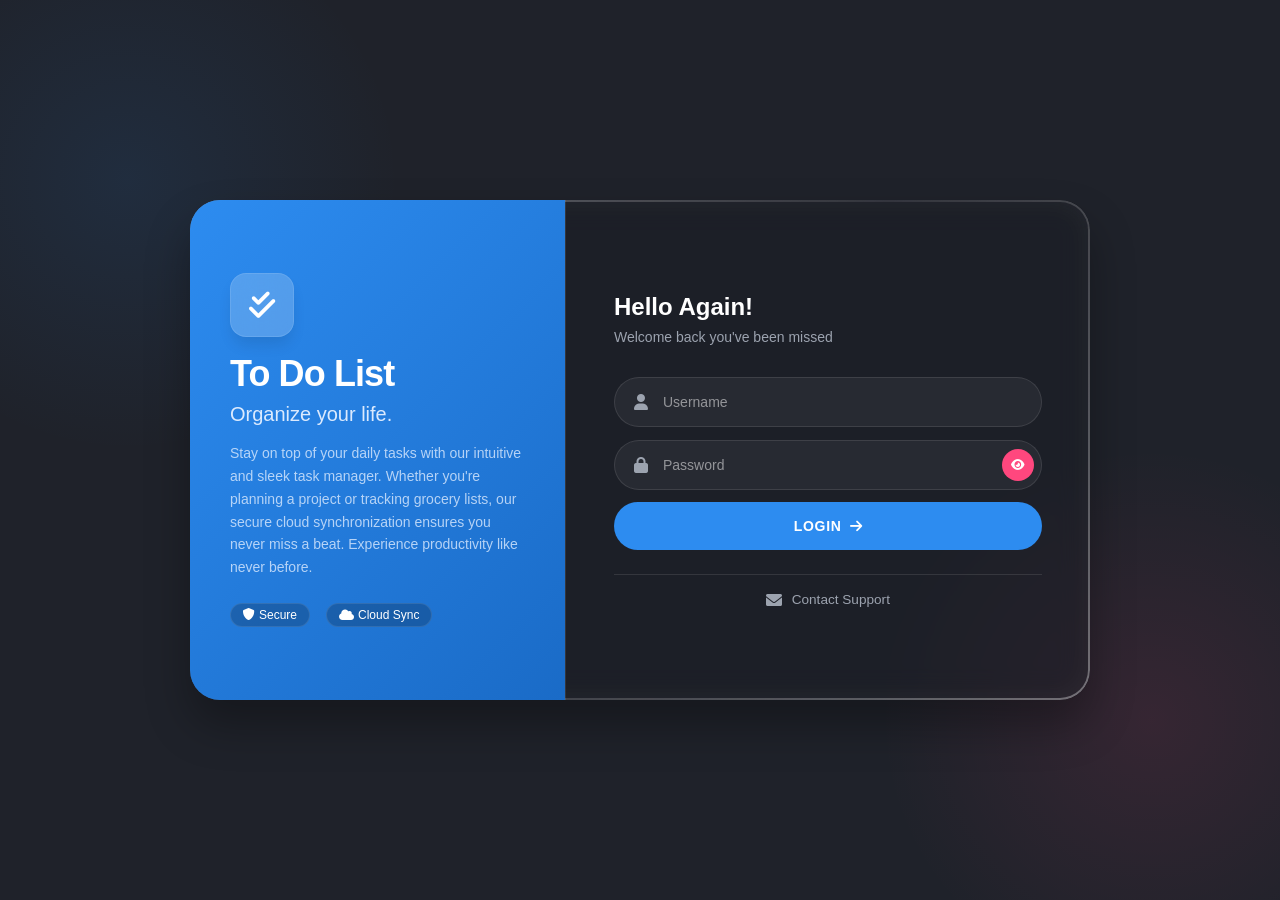
<file: index.html>
<!DOCTYPE html>
<html lang="en">
<head>
    <meta charset="UTF-8">
    <meta name="viewport" content="width=device-width, initial-scale=1.0">
    <title>To Do List Login</title>
    
    <!-- FontAwesome for Icons -->
    <link rel="stylesheet" href="https://cdnjs.cloudflare.com/ajax/libs/font-awesome/6.0.0/css/all.min.css" />

    <style>
        /* 1. RESET & VARIABLES */
        * {
            box-sizing: border-box;
            margin: 0;
            padding: 0;
        }

        :root {
            --bg-dark: #1f222a;
            --accent-blue: #2d8cf0;
            --accent-red: #ff477e;
            --text-white: #ffffff;
            --text-gray: #9ca3af;
            --blue-light: #dbeafe;
        }

        /* 2. GLOBAL STYLES */
        body {
            background-color: var(--bg-dark);
            color: var(--text-white);
            font-family: 'Segoe UI', Tahoma, Geneva, Verdana, sans-serif;
            min-height: 100vh;
            display: flex;
            align-items: center;
            justify-content: center;
            padding: 1rem;
            background-image: 
                radial-gradient(circle at 10% 20%, rgba(45, 140, 240, 0.1) 0%, transparent 20%),
                radial-gradient(circle at 90% 80%, rgba(255, 71, 126, 0.1) 0%, transparent 20%);
            overflow-x: hidden;
        }

        /* 3. LAYOUT CONTAINER (Main Card) */
        .theme-card {
            width: 100%;
            max-width: 900px;
            min-height: 500px;
            display: flex;
            flex-direction: column; /* Mobile default */
            position: relative;
            background-color: rgba(36, 39, 48, 0.4);
            backdrop-filter: blur(15px);
            -webkit-backdrop-filter: blur(15px);
            border-radius: 30px;
            box-shadow: 
                0 25px 45px rgba(0,0,0,0.3),
                inset 0px 0px 30px rgba(255,255,255,0.05);
            animation: fade-in-up 0.8s ease-out forwards;
            z-index: 0;
        }

        /* 4. STATIC SHINY BORDER */
        .theme-card::before {
            content: "";
            position: absolute;
            inset: 0;
            border-radius: 30px; 
            padding: 2px;
            background: linear-gradient(135deg, 
                rgba(255,255,255,0.4) 0%,
                rgba(255,255,255,0.1) 50%,
                rgba(255,255,255,0.4) 100%
            );
            -webkit-mask: 
               linear-gradient(#fff 0 0) content-box, 
               linear-gradient(#fff 0 0);
            -webkit-mask-composite: xor;
            mask-composite: exclude;
            z-index: -1;
            pointer-events: none;
        }

        /* 5. SECTIONS */
        .left-section {
            position: relative;
            width: 100%;
            padding: 2.5rem;
            display: flex;
            flex-direction: column;
            justify-content: center;
            overflow: hidden;
            border-radius: 30px 30px 0 0;
            z-index: 10;
        }

        .diagonal-bg {
            background: linear-gradient(135deg, var(--accent-blue), #1a6bc7);
            position: absolute;
            top: 0; bottom: 0; left: 0; right: 0;
            z-index: -1;
        }

        .right-section {
            position: relative;
            width: 100%;
            padding: 2rem;
            background-color: rgba(0, 0, 0, 0.1);
            display: flex;
            flex-direction: column;
            justify-content: center;
            border-radius: 0 0 30px 30px;
            z-index: 20;
        }

        /* 6. TYPOGRAPHY & ELEMENTS */
        .icon-box {
            width: 4rem;
            height: 4rem;
            background-color: rgba(255, 255, 255, 0.2);
            backdrop-filter: blur(12px);
            border-radius: 1rem;
            display: flex;
            align-items: center;
            justify-content: center;
            border: 1px solid rgba(255, 255, 255, 0.1);
            box-shadow: 0 10px 15px -3px rgba(0, 0, 0, 0.1);
            margin-bottom: 1rem;
        }
        .icon-box i { font-size: 1.875rem; color: white; }

        h1 {
            font-size: 2.25rem;
            font-weight: 700;
            letter-spacing: -0.025em;
            margin-bottom: 0.5rem;
        }
        h2 {
            font-size: 1.25rem;
            font-weight: 300;
            color: var(--blue-light);
        }
        h3 {
            font-size: 1.5rem;
            font-weight: 700;
            margin-bottom: 0.5rem;
        }

        p.subtitle {
            font-size: 0.875rem;
            color: rgba(219, 234, 254, 0.8);
            line-height: 1.625;
            margin-top: 1rem;
        }

        p.welcome-text {
            font-size: 0.875rem;
            color: var(--text-gray);
            margin-bottom: 2rem;
        }

        .badges {
            padding-top: 1.5rem;
            display: flex;
            gap: 1rem;
        }
        .badge {
            font-size: 0.75rem;
            background-color: rgba(0, 0, 0, 0.2);
            padding: 0.25rem 0.75rem;
            border-radius: 9999px;
            border: 1px solid rgba(255, 255, 255, 0.1);
            display: flex;
            align-items: center;
        }
        .badge i { margin-right: 0.25rem; }

        /* 7. FORM ELEMENTS */
        form {
            width: 100%;
            display: flex;
            flex-direction: column;
            gap: 0.8rem;
        }

        .input-group {
            position: relative;
            margin-bottom: 0;
        }

        .input-icon {
            position: absolute;
            top: 0; bottom: 0; left: 0;
            padding-left: 1.25rem;
            display: flex;
            align-items: center;
            pointer-events: none;
            color: var(--text-gray);
        }

        .pill-input {
            width: 100%;
            padding: 1rem 1rem 1rem 3rem;
            background: rgba(255, 255, 255, 0.05);
            border: 1px solid rgba(255, 255, 255, 0.1);
            border-radius: 50px;
            color: white;
            font-size: 0.875rem;
            font-family: inherit;
            transition: all 0.3s ease;
        }

        .pill-input:focus {
            outline: none;
            background: rgba(255, 255, 255, 0.1);
            border-color: rgba(45, 140, 240, 0.5);
            transform: translateY(-1px);
        }
        .pill-input::placeholder { color: rgba(255, 255, 255, 0.5); }

        /* CUSTOM VALIDATION TOOLTIP */
        .validation-tooltip {
            position: absolute;
            top: 100%;
            left: 1rem;
            margin-top: 0.5rem;
            background-color: rgba(36, 39, 48, 0.95);
            backdrop-filter: blur(10px);
            padding: 0.5rem 1rem;
            border-radius: 12px;
            color: #ff477e;
            font-size: 0.75rem;
            font-weight: 600;
            opacity: 0;
            transform: translateY(-10px);
            transition: all 0.3s cubic-bezier(0.4, 0, 0.2, 1);
            pointer-events: none;
            z-index: 100;
            box-shadow: 0 10px 25px rgba(0,0,0,0.5);
        }

        .validation-tooltip.show {
            opacity: 1;
            transform: translateY(0);
        }

        .validation-tooltip::before {
            content: "";
            position: absolute;
            inset: 0;
            border-radius: 12px;
            padding: 1px;
            background: linear-gradient(135deg, rgba(255,255,255,0.4), rgba(255,71,126,0.4));
            -webkit-mask: linear-gradient(#fff 0 0) content-box, linear-gradient(#fff 0 0);
            -webkit-mask-composite: xor;
            mask-composite: exclude;
            pointer-events: none;
        }

        .validation-tooltip::after {
            content: "";
            position: absolute;
            top: -5px;
            left: 15px;
            width: 10px;
            height: 10px;
            background-color: rgba(36, 39, 48, 0.95);
            transform: rotate(45deg);
            z-index: -1;
            border-left: 1px solid rgba(255,255,255,0.2);
            border-top: 1px solid rgba(255,255,255,0.2);
        }

        .eye-btn-container {
            position: absolute;
            top: 0; bottom: 0; right: 0.5rem;
            display: flex;
            align-items: center;
            justify-content: center;
            height: 100%;
            border: none;
            background: none;
            cursor: pointer;
            z-index: 10;
        }
        .eye-btn-container:focus { outline: none; }

        .action-btn {
            background-color: var(--accent-red);
            color: white;
            border-radius: 50%;
            width: 32px;
            height: 32px;
            display: flex;
            align-items: center;
            justify-content: center;
            transition: transform 0.2s;
        }
        .action-btn i { font-size: 0.75rem; }
        .eye-btn-container:hover .action-btn { transform: scale(1.1); }

        .recovery-link {
            display: block;
            text-align: right;
            font-size: 0.75rem;
            color: var(--text-gray);
            text-decoration: none;
            transition: color 0.2s;
            margin-top: -0.3rem; 
        }
        .recovery-link:hover { color: white; }

        .pill-btn {
            width: 100%;
            padding: 1rem;
            background-color: var(--accent-blue);
            color: white;
            border: none;
            border-radius: 50px;
            font-weight: 700;
            letter-spacing: 0.05em;
            text-transform: uppercase;
            font-size: 0.875rem;
            margin-top: 0; 
            cursor: pointer;
            display: flex;
            justify-content: center;
            align-items: center;
            gap: 0.5rem;
            transition: all 0.3s ease;
        }
        .pill-btn:hover {
            filter: brightness(1.1);
            transform: translateY(-2px);
            box-shadow: 0 0 20px var(--accent-blue);
        }

        /* Footer Section for Contact */
        .login-footer {
            margin-top: 1.5rem;
            text-align: center;
            font-size: 0.85rem;
            display: flex;
            justify-content: center;
            border-top: 1px solid rgba(255, 255, 255, 0.1);
            padding-top: 1rem;
        }

        .contact-link {
            color: var(--text-gray);
            text-decoration: none;
            transition: color 0.2s;
            display: inline-flex;
            align-items: center;
            gap: 0.6rem;
            line-height: 1;
        }

        .contact-link i {
            font-size: 1rem;
            position: relative;
            top: 1px; 
        }

        .contact-link:hover {
            color: var(--accent-blue);
        }

        /* 8. TOAST NOTIFICATION */
        #toast {
            position: fixed;
            top: 1.25rem;
            right: 1.25rem;
            background-color: rgba(36, 39, 48, 0.6);
            backdrop-filter: blur(10px);
            -webkit-backdrop-filter: blur(10px);
            color: white;
            padding: 1rem 1.5rem;
            border-radius: 30px;
            box-shadow: 0 25px 50px -12px rgba(0, 0, 0, 0.25);
            display: flex;
            align-items: center;
            gap: 0.75rem;
            z-index: 50;
            transform: translateX(150%);
            transition: transform 0.3s ease-in-out;
            overflow: hidden; 
        }
        #toast.show { transform: translateX(0); }

        #toast::before {
            content: "";
            position: absolute;
            inset: 0;
            border-radius: 30px; 
            padding: 2px;
            background: linear-gradient(135deg, 
                rgba(255,255,255,0.4) 0%,
                rgba(255,255,255,0.1) 50%,
                rgba(255,255,255,0.4) 100%
            );
            -webkit-mask: 
               linear-gradient(#fff 0 0) content-box, 
               linear-gradient(#fff 0 0);
            -webkit-mask-composite: xor;
            mask-composite: exclude;
            z-index: -1;
            pointer-events: none;
        }

        .toast-icon-wrapper {
            width: 2rem;
            height: 2rem;
            border-radius: 50%;
            background-color: rgba(34, 197, 94, 0.8); 
            display: flex;
            align-items: center;
            justify-content: center;
            color: white;
        }
        .toast-icon-wrapper.error { background-color: rgba(239, 68, 68, 0.8); }
        .toast-message { font-weight: 500; }

        @keyframes fade-in-up {
            from { opacity: 0; transform: translateY(20px); }
            to { opacity: 1; transform: translateY(0); }
        }

        /* 9. DESKTOP MEDIA QUERY */
        @media (min-width: 768px) {
            .theme-card {
                flex-direction: row;
            }
            .left-section {
                width: 41.666667%; 
                border-radius: 30px 0 0 30px; 
            }
            .right-section {
                width: 58.333333%; 
                border-radius: 0 30px 30px 0;
                padding: 3rem;
                border-left: 1px solid rgba(255, 255, 255, 0.1); 
            }
        }
    </style>
</head>
<body>

    <!-- MAIN CONTAINER -->
    <div class="theme-card">
        
        <!-- LEFT SIDE: INFO SECTION -->
        <div class="left-section">
            <div class="diagonal-bg"></div>
            
            <div class="icon-box">
                <i class="fas fa-check-double"></i>
            </div>
            
            <h1>To Do List</h1>
            <h2>Organize your life.</h2>
            
            <p class="subtitle">
                Stay on top of your daily tasks with our intuitive and sleek task manager. 
                Whether you're planning a project or tracking grocery lists, our secure cloud synchronization ensures you never miss a beat.
                Experience productivity like never before.
            </p>

            <div class="badges">
                <div class="badge">
                    <i class="fas fa-shield-alt"></i> Secure
                </div>
                <div class="badge">
                    <i class="fas fa-cloud"></i> Cloud Sync
                </div>
            </div>
        </div>

        <!-- RIGHT SIDE: LOGIN FORM -->
        <div class="right-section">
            
            <div>
                <h3>Hello Again!</h3>
                <p class="welcome-text">Welcome back you've been missed</p>
            </div>

            <!-- FORM -->
            <form id="loginForm" novalidate>
                
                <!-- Username -->
                <div class="input-group">
                    <div class="input-icon">
                        <i class="fas fa-user"></i>
                    </div>
                    <input 
                        type="text" 
                        id="username"
                        required
                        class="pill-input"
                        placeholder="Username"
                        autocomplete="off"
                    >
                </div>

                <!-- Password -->
                <div class="input-group">
                    <div class="input-icon">
                        <i class="fas fa-lock"></i>
                    </div>
                    <input 
                        type="password" 
                        id="password"
                        required
                        class="pill-input"
                        placeholder="Password"
                        style="padding-right: 3rem;" 
                    >
                    <button type="button" onclick="togglePassword()" class="eye-btn-container">
                         <div class="action-btn">
                             <i id="eyeIcon" class="fas fa-eye"></i>
                         </div>
                    </button>
                </div>
                
                <!-- Removed Recovery Password link -->

                <button type="submit" class="pill-btn">
                    <span>Login</span>
                    <i class="fas fa-arrow-right"></i>
                </button>
            </form>

            <!-- NEW: Footer with Contact Link -->
            <div class="login-footer">
                <a href="contact.html" class="contact-link">
                    <i class="fas fa-envelope"></i> Contact Support
                </a>
            </div>
        </div>
    </div>

    <!-- NOTIFICATION TOAST -->
    <div id="toast">
        <div id="toastIconWrapper" class="toast-icon-wrapper">
            <i id="toastIcon" class="fas fa-check"></i>
        </div>
        <span id="toastMessage" class="toast-message">Login Successful!</span>
    </div>

    <script>
        function togglePassword() {
            const passwordInput = document.getElementById('password');
            const eyeIcon = document.getElementById('eyeIcon');
            
            if (passwordInput.type === 'password') {
                passwordInput.type = 'text';
                eyeIcon.classList.remove('fa-eye');
                eyeIcon.classList.add('fa-eye-slash');
            } else {
                passwordInput.type = 'password';
                eyeIcon.classList.remove('fa-eye-slash');
                eyeIcon.classList.add('fa-eye');
            }
        }

        const form = document.getElementById('loginForm');

        form.addEventListener('submit', function(e) {
            e.preventDefault();
            hideTooltips();

            let isFormValid = true;
            const inputs = form.querySelectorAll('input');
            
            for (const input of inputs) {
                if (!input.checkValidity()) {
                    isFormValid = false;
                    showTooltip(input, input.validationMessage);
                    input.focus();
                    return; 
                }
            }

            const usernameInput = document.getElementById('username').value;
            const passwordInput = document.getElementById('password').value;
            const correctUsername = "admin";
            const correctPassword = "123";

            const btn = this.querySelector('button[type="submit"]');
            const originalContent = btn.innerHTML;
            
            btn.innerHTML = '<i class="fas fa-spinner fa-spin"></i>';
            btn.style.pointerEvents = 'none';

            setTimeout(() => {
                if (usernameInput === correctUsername && passwordInput === correctPassword) {
                    showToast("Login Successful!", "success");
                    // Redirect to home.html
                    setTimeout(() => {
                        window.location.href = 'home.html';
                    }, 1000);
                } else {
                    showToast("Invalid Username or Password", "error");
                    btn.innerHTML = originalContent;
                    btn.style.pointerEvents = 'auto';
                }
            }, 1500);
        });

        function showTooltip(inputElement, message) {
            let tooltip = inputElement.parentElement.querySelector('.validation-tooltip');
            
            if (!tooltip) {
                tooltip = document.createElement('div');
                tooltip.className = 'validation-tooltip';
                inputElement.parentElement.appendChild(tooltip);
            }
            
            tooltip.innerText = message;
            
            requestAnimationFrame(() => {
                tooltip.classList.add('show');
            });

            setTimeout(() => {
                tooltip.classList.remove('show');
            }, 2000);
        }

        function hideTooltips() {
            const tooltips = document.querySelectorAll('.validation-tooltip');
            tooltips.forEach(t => t.classList.remove('show'));
        }

        form.addEventListener('input', function(e) {
            if (e.target.tagName === 'INPUT') {
                const tooltip = e.target.parentElement.querySelector('.validation-tooltip');
                if (tooltip) {
                    tooltip.classList.remove('show');
                }
            }
        });

        function showToast(message, type) {
            const toast = document.getElementById('toast');
            const msgSpan = document.getElementById('toastMessage');
            const icon = document.getElementById('toastIcon');
            const iconWrapper = document.getElementById('toastIconWrapper');

            msgSpan.innerText = message;
            
            if(type === 'error') {
                icon.className = "fas fa-exclamation";
                iconWrapper.className = "toast-icon-wrapper error";
            } else {
                icon.className = "fas fa-check";
                iconWrapper.className = "toast-icon-wrapper";
            }

            toast.classList.add('show');
            setTimeout(() => {
                toast.classList.remove('show');
            }, 3000);
        }
    </script>
</body>
</html>
</file>
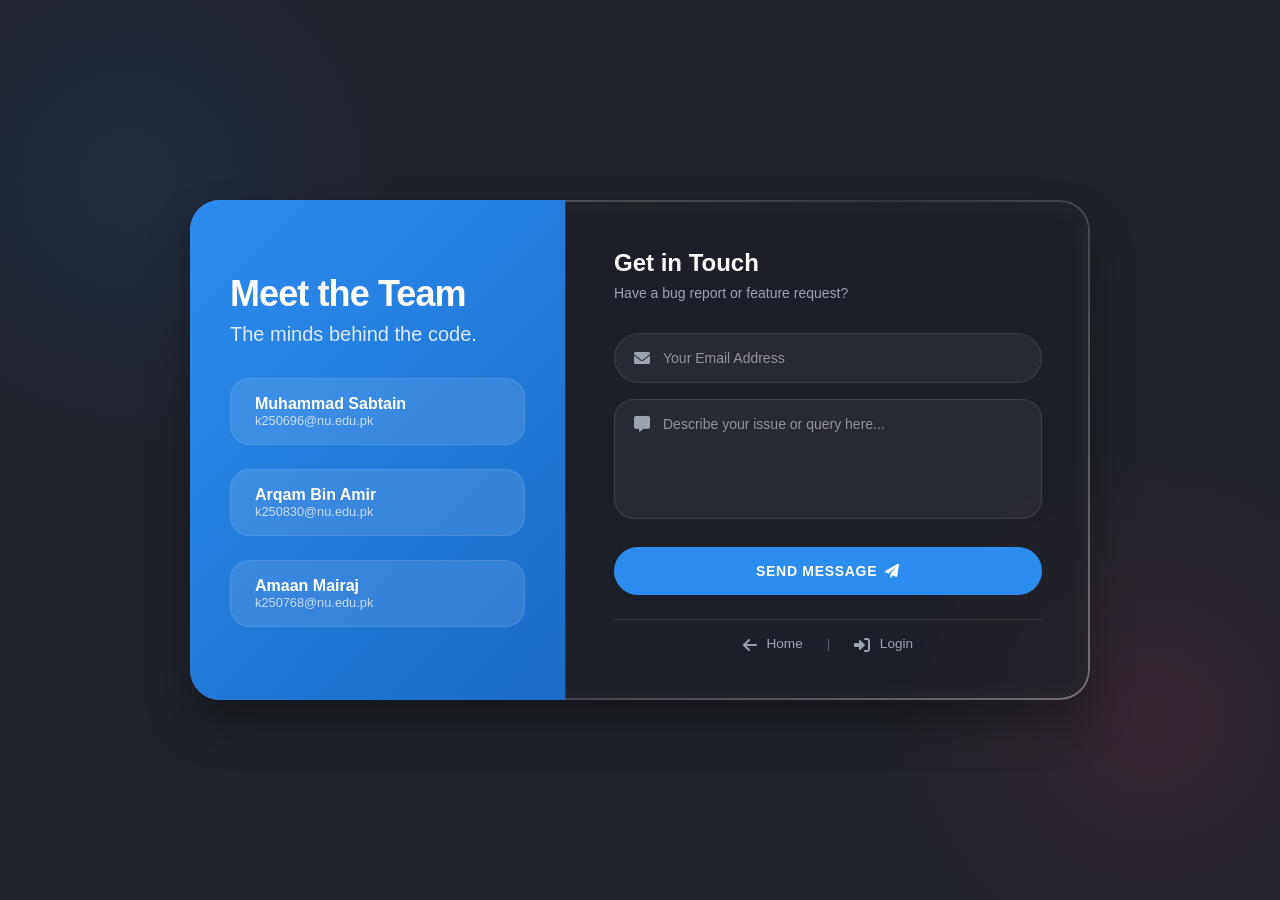
<file: contact.html>
<!DOCTYPE html>
<html lang="en">
<head>
    <meta charset="UTF-8">
    <meta name="viewport" content="width=device-width, initial-scale=1.0">
    <title>To Do List - Contact</title>
    
    <!-- FontAwesome for Icons -->
    <link rel="stylesheet" href="https://cdnjs.cloudflare.com/ajax/libs/font-awesome/6.0.0/css/all.min.css" />

    <style>
        /* 1. RESET & VARIABLES */
        * {
            box-sizing: border-box;
            margin: 0;
            padding: 0;
        }

        :root {
            --bg-dark: #1f222a;
            --accent-blue: #2d8cf0;
            --accent-red: #ff477e;
            --text-white: #ffffff;
            --text-gray: #9ca3af;
            --blue-light: #dbeafe;
        }

        /* 2. GLOBAL STYLES */
        body {
            background-color: var(--bg-dark);
            color: var(--text-white);
            font-family: 'Segoe UI', Tahoma, Geneva, Verdana, sans-serif;
            min-height: 100vh;
            display: flex;
            align-items: center;
            justify-content: center;
            padding: 1rem;
            background-image: 
                radial-gradient(circle at 10% 20%, rgba(45, 140, 240, 0.1) 0%, transparent 20%),
                radial-gradient(circle at 90% 80%, rgba(255, 71, 126, 0.1) 0%, transparent 20%);
            overflow-x: hidden;
        }

        /* 3. LAYOUT CONTAINER (Main Card) */
        .theme-card {
            width: 100%;
            max-width: 900px;
            min-height: 500px;
            display: flex;
            flex-direction: column; /* Mobile default */
            position: relative;
            background-color: rgba(36, 39, 48, 0.4);
            backdrop-filter: blur(15px);
            -webkit-backdrop-filter: blur(15px);
            border-radius: 30px;
            box-shadow: 
                0 25px 45px rgba(0,0,0,0.3),
                inset 0px 0px 30px rgba(255,255,255,0.05);
            animation: fade-in-up 0.8s ease-out forwards;
            z-index: 0;
        }

        /* 4. STATIC SHINY BORDER */
        .theme-card::before {
            content: "";
            position: absolute;
            inset: 0;
            border-radius: 30px; 
            padding: 2px;
            background: linear-gradient(135deg, 
                rgba(255,255,255,0.4) 0%,
                rgba(255,255,255,0.1) 50%,
                rgba(255,255,255,0.4) 100%
            );
            -webkit-mask: 
               linear-gradient(#fff 0 0) content-box, 
               linear-gradient(#fff 0 0);
            -webkit-mask-composite: xor;
            mask-composite: exclude;
            z-index: -1;
            pointer-events: none;
        }

        /* 5. SECTIONS */
        .left-section {
            position: relative;
            width: 100%;
            padding: 2.5rem;
            display: flex;
            flex-direction: column;
            justify-content: center;
            overflow: hidden;
            border-radius: 30px 30px 0 0;
            z-index: 10;
        }

        .diagonal-bg {
            background: linear-gradient(135deg, var(--accent-blue), #1a6bc7);
            position: absolute;
            top: 0; bottom: 0; left: 0; right: 0;
            z-index: -1;
        }

        .right-section {
            position: relative;
            width: 100%;
            padding: 2rem;
            background-color: rgba(0, 0, 0, 0.1);
            display: flex;
            flex-direction: column;
            justify-content: center;
            border-radius: 0 0 30px 30px;
            z-index: 20;
        }

        /* 6. TYPOGRAPHY & ELEMENTS */
        .header-title {
            font-size: 2.25rem;
            font-weight: 700;
            letter-spacing: -0.025em;
            margin-bottom: 0.5rem;
        }
        .header-subtitle {
            font-size: 1.25rem;
            font-weight: 300;
            color: var(--blue-light);
            margin-bottom: 2rem;
        }
        
        .section-title {
            font-size: 1.5rem;
            font-weight: 700;
            margin-bottom: 0.5rem;
        }

        .welcome-text {
            font-size: 0.875rem;
            color: var(--text-gray);
            margin-bottom: 2rem;
        }

        /* DEVELOPER LIST STYLES */
        .dev-list {
            display: flex;
            flex-direction: column;
            gap: 1.5rem;
        }

        .dev-card {
            display: flex;
            flex-direction: column; 
            align-items: flex-start;
            gap: 0.2rem;
            background: rgba(255, 255, 255, 0.1);
            padding: 1rem 1.5rem;
            border-radius: 20px;
            border: 1px solid rgba(255, 255, 255, 0.1);
            transition: transform 0.2s;
        }

        .dev-card:hover {
            transform: translateX(5px);
            background: rgba(255, 255, 255, 0.15);
        }

        .dev-info h4 {
            font-size: 1rem;
            font-weight: 600;
            color: #fff;
        }

        .dev-info p {
            font-size: 0.8rem;
            color: rgba(255, 255, 255, 0.7);
        }

        /* 7. FORM ELEMENTS */
        form {
            width: 100%;
            display: flex;
            flex-direction: column;
            gap: 1rem;
        }

        .input-group {
            position: relative;
            margin-bottom: 0;
        }

        /* UPDATED ALIGNMENT LOGIC */
        .input-icon {
            position: absolute;
            top: 0; /* Anchor to top */
            left: 0;
            /* Height matches approx single-line input height (padding + font + line-height) */
            height: 3.2rem; 
            padding-left: 1.25rem;
            display: flex;
            align-items: center; /* Vertically center within the top 3.2rem */
            pointer-events: none;
            color: var(--text-gray);
        }

        .pill-input {
            width: 100%;
            padding: 1rem 1rem 1rem 3rem;
            background: rgba(255, 255, 255, 0.05);
            border: 1px solid rgba(255, 255, 255, 0.1);
            border-radius: 25px; 
            color: white;
            font-size: 0.875rem;
            font-family: inherit;
            transition: all 0.3s ease;
        }

        textarea.pill-input {
            border-radius: 20px;
            resize: none;
            min-height: 120px;
        }

        .pill-input:focus {
            outline: none;
            background: rgba(255, 255, 255, 0.1);
            border-color: rgba(45, 140, 240, 0.5);
            transform: translateY(-1px);
        }
        .pill-input::placeholder { color: rgba(255, 255, 255, 0.5); }

        .pill-btn {
            width: 100%;
            padding: 1rem;
            background-color: var(--accent-blue);
            color: white;
            border: none;
            border-radius: 50px;
            font-weight: 700;
            letter-spacing: 0.05em;
            text-transform: uppercase;
            font-size: 0.875rem;
            margin-top: 0.5rem;
            cursor: pointer;
            display: flex;
            justify-content: center;
            align-items: center;
            gap: 0.5rem;
            transition: all 0.3s ease;
        }
        .pill-btn:hover {
            filter: brightness(1.1);
            transform: translateY(-2px);
            box-shadow: 0 0 20px var(--accent-blue);
        }

        /* Footer Section */
        .login-footer {
            margin-top: 1.5rem;
            text-align: center;
            font-size: 0.85rem;
            display: flex;
            justify-content: center;
            gap: 1.5rem;
            border-top: 1px solid rgba(255, 255, 255, 0.1);
            padding-top: 1rem;
        }

        .back-link {
            color: var(--text-gray);
            text-decoration: none;
            transition: color 0.2s;
            display: inline-flex;
            align-items: center;
            gap: 0.6rem;
            line-height: 1;
        }

        .back-link i {
            font-size: 1rem;
            position: relative;
            top: 1px; 
        }

        .back-link:hover {
            color: var(--accent-blue);
        }

        /* 8. TOAST NOTIFICATION */
        #toast {
            position: fixed;
            top: 1.25rem;
            right: 1.25rem;
            background-color: rgba(36, 39, 48, 0.6);
            backdrop-filter: blur(10px);
            -webkit-backdrop-filter: blur(10px);
            color: white;
            padding: 1rem 1.5rem;
            border-radius: 30px;
            box-shadow: 0 25px 50px -12px rgba(0, 0, 0, 0.25);
            display: flex;
            align-items: center;
            gap: 0.75rem;
            z-index: 50;
            transform: translateX(150%);
            transition: transform 0.3s ease-in-out;
            overflow: hidden; 
        }
        #toast.show { transform: translateX(0); }

        #toast::before {
            content: "";
            position: absolute;
            inset: 0;
            border-radius: 30px; 
            padding: 2px;
            background: linear-gradient(135deg, 
                rgba(255,255,255,0.4) 0%,
                rgba(255,255,255,0.1) 50%,
                rgba(255,255,255,0.4) 100%
            );
            -webkit-mask: 
               linear-gradient(#fff 0 0) content-box, 
               linear-gradient(#fff 0 0);
            -webkit-mask-composite: xor;
            mask-composite: exclude;
            z-index: -1;
            pointer-events: none;
        }

        .toast-icon-wrapper {
            width: 2rem;
            height: 2rem;
            border-radius: 50%;
            background-color: rgba(34, 197, 94, 0.8); 
            display: flex;
            align-items: center;
            justify-content: center;
            color: white;
        }
        .toast-message { font-weight: 500; }

        @keyframes fade-in-up {
            from { opacity: 0; transform: translateY(20px); }
            to { opacity: 1; transform: translateY(0); }
        }

        /* 9. DESKTOP MEDIA QUERY */
        @media (min-width: 768px) {
            .theme-card {
                flex-direction: row;
            }
            .left-section {
                width: 41.666667%; 
                border-radius: 30px 0 0 30px; 
            }
            .right-section {
                width: 58.333333%; 
                border-radius: 0 30px 30px 0;
                padding: 3rem;
                border-left: 1px solid rgba(255, 255, 255, 0.1); 
            }
        }
    </style>
</head>
<body>

    <!-- MAIN CONTAINER -->
    <div class="theme-card">
        
        <!-- LEFT SIDE: Developer Info -->
        <div class="left-section">
            <div class="diagonal-bg"></div>
            
            <h1 class="header-title">Meet the Team</h1>
            <h2 class="header-subtitle">The minds behind the code.</h2>
            
            <div class="dev-list">
                
                <!-- Developer 1 -->
                <div class="dev-card">
                    <div class="dev-info">
                        <h4>Muhammad Sabtain</h4>
                        <p>k250696@nu.edu.pk</p>
                    </div>
                </div>

                <!-- Developer 2 -->
                <div class="dev-card">
                    <div class="dev-info">
                        <h4>Arqam Bin Amir</h4>
                        <p>k250830@nu.edu.pk</p>
                    </div>
                </div>

                <!-- Developer 3 -->
                <div class="dev-card">
                    <div class="dev-info">
                        <h4>Amaan Mairaj</h4>
                        <p>k250768@nu.edu.pk</p>
                    </div>
                </div>

            </div>
        </div>

        <!-- RIGHT SIDE: Contact Form -->
        <div class="right-section">
            
            <div>
                <h3 class="section-title">Get in Touch</h3>
                <p class="welcome-text">Have a bug report or feature request?</p>
            </div>

            <!-- FORM -->
            <form id="contactForm">
                
                <!-- Email -->
                <div class="input-group">
                    <div class="input-icon">
                        <i class="fas fa-envelope"></i>
                    </div>
                    <input 
                        type="email" 
                        id="email"
                        required
                        class="pill-input"
                        placeholder="Your Email Address"
                        autocomplete="off"
                    >
                </div>

                <!-- Query / Textarea -->
                <div class="input-group">
                    <div class="input-icon">
                        <i class="fas fa-comment-alt"></i>
                    </div>
                    <textarea 
                        id="message"
                        required
                        class="pill-input"
                        placeholder="Describe your issue or query here..."
                    ></textarea>
                </div>
                
                <button type="submit" class="pill-btn">
                    <span>Send Message</span>
                    <i class="fas fa-paper-plane"></i>
                </button>
            </form>

            <!-- Footer: Back Link and Login Link -->
            <div class="login-footer">
                <a href="home.html" class="back-link">
                    <i class="fas fa-arrow-left"></i> Home
                </a>
                <span style="color: var(--text-gray); opacity: 0.5;">|</span>
                <a href="index.html" class="back-link">
                    <i class="fas fa-sign-in-alt"></i> Login
                </a>
            </div>
        </div>
    </div>

    <!-- NOTIFICATION TOAST -->
    <div id="toast">
        <div class="toast-icon-wrapper">
            <i class="fas fa-check"></i>
        </div>
        <span id="toastMessage" class="toast-message">Message Sent!</span>
    </div>

    <script>
        const form = document.getElementById('contactForm');

        form.addEventListener('submit', function(e) {
            e.preventDefault();
            
            const btn = this.querySelector('button[type="submit"]');
            const originalContent = btn.innerHTML;
            
            // Loading State
            btn.innerHTML = '<i class="fas fa-spinner fa-spin"></i> Sending...';
            btn.style.pointerEvents = 'none';

            // Simulate Network Request
            setTimeout(() => {
                showToast();
                btn.innerHTML = originalContent;
                btn.style.pointerEvents = 'auto';
                form.reset(); // Clear form
            }, 1500);
        });

        function showToast() {
            const toast = document.getElementById('toast');
            toast.classList.add('show');
            setTimeout(() => {
                toast.classList.remove('show');
            }, 3000);
        }
    </script>
</body>
</html>
</file>
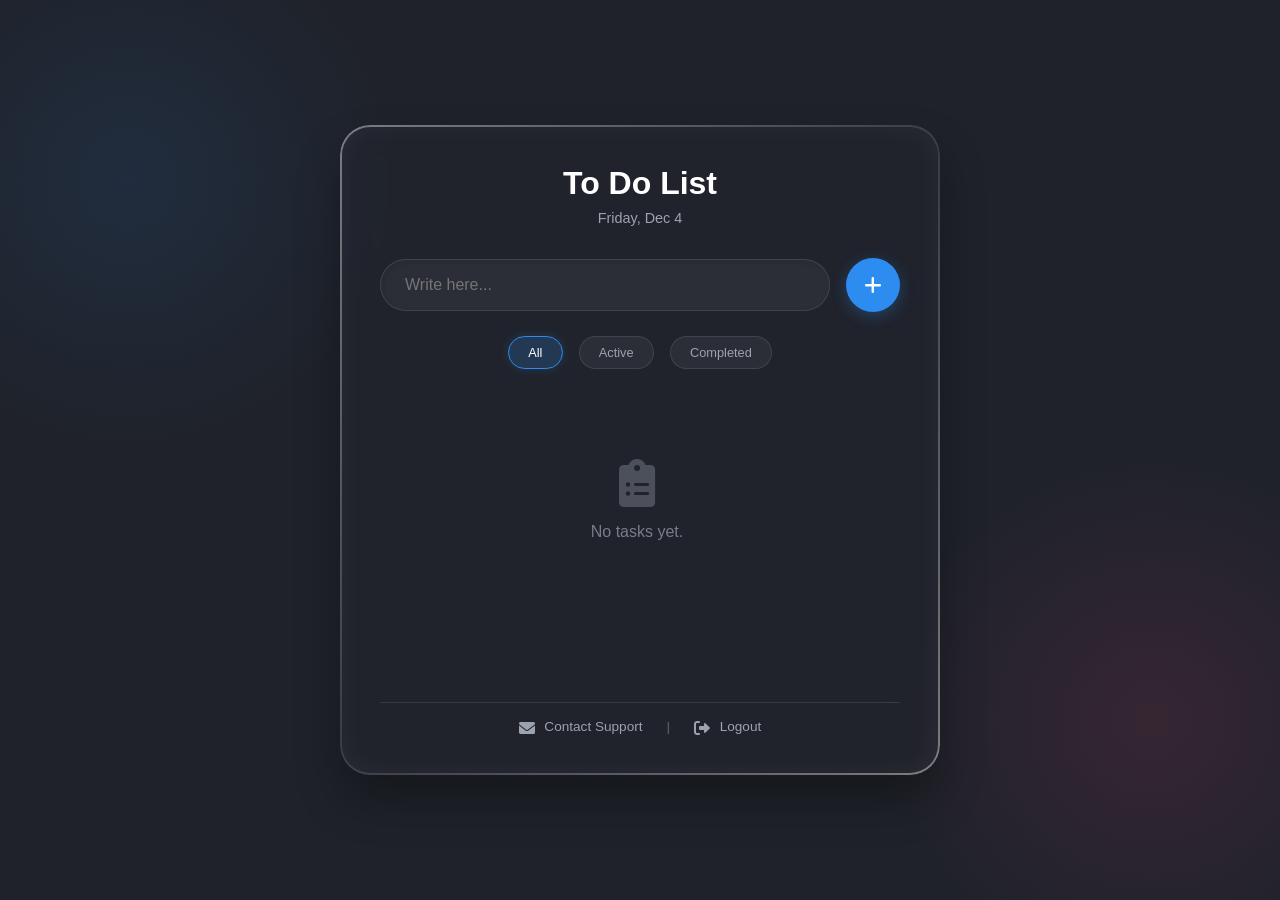
<file: home.html>
<!DOCTYPE html>
<html lang="en">
<head>
    <meta charset="UTF-8">
    <meta name="viewport" content="width=device-width, initial-scale=1.0">
    <title>To Do List Dashboard</title>
    
    <!-- FontAwesome for Icons -->
    <link rel="stylesheet" href="https://cdnjs.cloudflare.com/ajax/libs/font-awesome/6.0.0/css/all.min.css" />

    <link rel="stylesheet" href="style.css">
</head>
<body>

    <div class="dashboard-card">
        
        <!-- Header -->
        <div class="header">
            <h1>To Do List</h1>
            <p id="dateDisplay">Wednesday, Nov 29</p>
        </div>

        <!-- Input -->
        <div class="input-area">
            <input 
                type="text" 
                id="taskInput" 
                class="pill-input" 
                placeholder="Write here..." 
                autocomplete="off"
            >
            <button class="add-btn" onclick="addTask()">
                <i class="fas fa-plus"></i>
            </button>
        </div>

        <!-- Filter Stats Bar -->
        <div class="stats-bar">
            <div class="stat-pill active" onclick="filterTasks('all')">All</div>
            <div class="stat-pill" onclick="filterTasks('active')">Active</div>
            <div class="stat-pill" onclick="filterTasks('completed')">Completed</div>
        </div>

        <!-- Task List Area -->
        <div class="task-list" id="taskList">
            <!-- Empty State -->
            <div id="emptyState" class="empty-state">
                <i class="fas fa-clipboard-list" style="font-size: 3rem; margin-bottom: 1rem; opacity: 0.5;"></i>
                <p>No tasks yet.</p>
            </div>
            
            <!-- Tasks are added here by JS -->
        </div>

        <!-- Footer with Contact and Logout Link -->
        <div class="footer">
            <a href="contact.html" class="contact-link">
                <i class="fas fa-envelope"></i> Contact Support
            </a>
            <span style="color: var(--text-gray); opacity: 0.5;">|</span>
            <a href="index.html" class="contact-link">
                <i class="fas fa-sign-out-alt"></i> Logout
            </a>
        </div>

    </div>

    <script>
        // 1. Date Setup
        const dateOptions = { weekday: 'long', month: 'short', day: 'numeric' };
        document.getElementById('dateDisplay').innerText = new Date().toLocaleDateString('en-US', dateOptions);

        // 2. Task Logic
        const taskInput = document.getElementById('taskInput');
        const taskList = document.getElementById('taskList');
        const emptyState = document.getElementById('emptyState');
        let currentFilter = 'all';

        // Listen for Enter key
        taskInput.addEventListener('keypress', function (e) {
            if (e.key === 'Enter') addTask();
        });

        function addTask() {
            const text = taskInput.value.trim();
            if (text === "") return;

            // Hide empty state
            emptyState.style.display = 'none';

            // Create Row Container
            const row = document.createElement('div');
            row.className = 'task-row';

            // Create Blue Bubble
            const bubble = document.createElement('div');
            bubble.className = 'task-bubble';
            
            // Check Circle
            const check = document.createElement('div');
            check.className = 'check-circle';
            check.innerHTML = '<i class="fas fa-check"></i>';
            check.onclick = (e) => {
                e.stopPropagation();
                toggleDone(row);
            };

            // Text
            const span = document.createElement('span');
            span.className = 'task-text';
            span.innerText = text;
            span.onclick = () => toggleDone(row); 

            // Append to Bubble
            bubble.appendChild(check);
            bubble.appendChild(span);

            // Create Delete Button (Outside)
            const delBtn = document.createElement('button');
            delBtn.className = 'del-btn';
            delBtn.innerHTML = '<i class="fas fa-times"></i>';
            delBtn.onclick = () => {
                row.style.opacity = '0';
                row.style.transform = 'translateX(20px)';
                setTimeout(() => {
                    row.remove();
                    checkEmptyState();
                }, 300);
            };

            // Assemble Row
            row.appendChild(bubble);
            row.appendChild(delBtn);

            // Add to list
            taskList.prepend(row);

            // Clear input
            taskInput.value = "";
            
            // Re-apply filter in case we added while in 'completed' view
            applyFilter();
        }

        function toggleDone(row) {
            row.classList.toggle('done');
            applyFilter(); 
        }

        function checkEmptyState() {
            // Count visible rows
            const rows = taskList.querySelectorAll('.task-row');
            if (rows.length === 0) {
                emptyState.style.display = 'block';
            } else {
                emptyState.style.display = 'none';
            }
        }

        // 3. Filter Logic
        window.filterTasks = function(filterType) {
            currentFilter = filterType;

            // Update UI pills
            const pills = document.querySelectorAll('.stat-pill');
            pills.forEach(pill => pill.classList.remove('active'));
            event.target.classList.add('active');

            applyFilter();
        }

        function applyFilter() {
            const rows = document.querySelectorAll('.task-row');
            
            rows.forEach(row => {
                switch(currentFilter) {
                    case 'all':
                        row.style.display = 'flex';
                        break;
                    case 'active':
                        if(row.classList.contains('done')) row.style.display = 'none';
                        else row.style.display = 'flex';
                        break;
                    case 'completed':
                        if(!row.classList.contains('done')) row.style.display = 'none';
                        else row.style.display = 'flex';
                        break;
                }
            });
        }
    </script>
</body>
</html>
</file>
<file: style.css>
/* 1. RESET & VARIABLES */
* {
    box-sizing: border-box;
    margin: 0;
    padding: 0;
}

:root {
    --bg-dark: #1f222a;
    --accent-blue: #2d8cf0;
    --accent-red: #ff477e;
    --text-white: #ffffff;
    --text-gray: #9ca3af;
}

/* 2. GLOBAL STYLES */
body {
    background-color: var(--bg-dark);
    color: var(--text-white);
    font-family: 'Segoe UI', Tahoma, Geneva, Verdana, sans-serif;
    min-height: 100vh;
    display: flex;
    align-items: center;
    justify-content: center;
    padding: 2rem 1rem;
    
    /* Background Pattern */
    background-image: 
        radial-gradient(circle at 10% 20%, rgba(45, 140, 240, 0.1) 0%, transparent 20%),
        radial-gradient(circle at 90% 80%, rgba(255, 71, 126, 0.1) 0%, transparent 20%);
    overflow-x: hidden;
}

/* 3. MAIN DASHBOARD CARD */
.dashboard-card {
    width: 100%;
    max-width: 600px;
    height: 650px;
    position: relative;
    background-color: rgba(36, 39, 48, 0.4);
    backdrop-filter: blur(15px);
    -webkit-backdrop-filter: blur(15px);
    border-radius: 30px;
    box-shadow: 
        0 25px 45px rgba(0,0,0,0.3),
        inset 0px 0px 30px rgba(255,255,255,0.05);
    padding: 2.5rem;
    display: flex;
    flex-direction: column;
    z-index: 0;
    animation: fade-in-up 0.8s ease-out forwards;
}

.dashboard-card::before {
    content: "";
    position: absolute;
    inset: 0;
    border-radius: 30px; 
    padding: 2px;
    background: linear-gradient(135deg, 
        rgba(255,255,255,0.4) 0%,
        rgba(255,255,255,0.1) 50%,
        rgba(255,255,255,0.4) 100%
    );
    -webkit-mask: linear-gradient(#fff 0 0) content-box, 
       linear-gradient(#fff 0 0);
    -webkit-mask-composite: xor;
    mask-composite: exclude;
    z-index: -1;
    pointer-events: none;
}

/* 4. HEADER */
.header {
    text-align: center;
    margin-bottom: 2rem;
}
.header h1 {
    font-size: 2rem;
    font-weight: 700;
    margin-bottom: 0.5rem;
}
.header p {
    color: var(--text-gray);
    font-size: 0.9rem;
}

/* 5. INPUT AREA */
.input-area {
    position: relative;
    margin-bottom: 1.5rem;
    display: flex;
    gap: 1rem;
    align-items: center;
}

.pill-input {
    width: 100%;
    padding: 1rem 1.5rem;
    background: rgba(255, 255, 255, 0.05);
    border: 1px solid rgba(255, 255, 255, 0.1);
    border-radius: 50px;
    color: white;
    font-size: 1rem;
    font-family: inherit;
    transition: all 0.3s ease;
    box-shadow: inset 2px 2px 5px rgba(0,0,0,0.1);
}

.pill-input:focus {
    outline: none;
    background: rgba(255, 255, 255, 0.1);
    border-color: rgba(45, 140, 240, 0.5);
    transform: translateY(-1px);
}

.add-btn {
    width: 54px;
    height: 54px;
    min-width: 54px;
    border-radius: 50%;
    background-color: var(--accent-blue);
    color: white;
    border: none;
    display: flex;
    align-items: center;
    justify-content: center;
    cursor: pointer;
    font-size: 1.2rem;
    transition: all 0.3s cubic-bezier(0.175, 0.885, 0.32, 1.275);
    box-shadow: 0 4px 15px rgba(45, 140, 240, 0.3);
    outline: none; 
}

.add-btn:hover {
    transform: scale(1.1) rotate(90deg);
    filter: brightness(1.1);
    box-shadow: 0 0 20px var(--accent-blue);
}

.add-btn:active {
    transform: scale(0.95);
}

/* FILTERS BAR */
.stats-bar {
    display: flex;
    gap: 1rem;
    margin-bottom: 1.5rem;
    padding-bottom: 0.5rem;
    justify-content: center; 
}

.stat-pill {
    padding: 0.5rem 1.2rem;
    border-radius: 50px;
    background: rgba(255,255,255,0.05);
    border: 1px solid rgba(255,255,255,0.1);
    font-size: 0.8rem;
    color: var(--text-gray);
    cursor: pointer;
    transition: all 0.2s;
    white-space: nowrap;
}

.stat-pill:hover {
    background: rgba(255,255,255,0.1);
}

.stat-pill.active {
    background: rgba(45, 140, 240, 0.2);
    border-color: var(--accent-blue);
    color: white;
    box-shadow: 0 0 10px rgba(45, 140, 240, 0.2);
}

/* 6. TASK LIST CONTAINER */
.task-list {
    flex-grow: 1;
    overflow-y: auto;
    scrollbar-gutter: stable; 
    padding: 10px 15px 20px 15px; 
    margin: 0 -15px; 
    display: flex;
    flex-direction: column;
    gap: 1rem;
}

.task-list::-webkit-scrollbar { width: 6px; }
.task-list::-webkit-scrollbar-track { background: rgba(0,0,0,0.1); }
.task-list::-webkit-scrollbar-thumb { background: rgba(255,255,255,0.2); border-radius: 10px; }

/* TASK ROWS */
.task-row {
    display: flex;
    align-items: center;
    justify-content: space-between;
    gap: 1rem;
    animation: slide-in 0.3s ease-out forwards;
}

.task-bubble {
    flex-grow: 1;
    background-color: var(--accent-blue);
    color: white;
    padding: 1rem 1.5rem;
    border-radius: 50px;
    display: flex;
    align-items: center;
    gap: 1rem;
    transition: all 0.3s cubic-bezier(0.175, 0.885, 0.32, 1.275);
    box-shadow: 0 4px 15px rgba(45, 140, 240, 0.3);
    position: relative;
    cursor: pointer;
}

.task-row:hover .task-bubble {
    transform: translateY(-5px) scale(1.05);
    filter: brightness(1.1);
    box-shadow: 0 15px 30px rgba(45, 140, 240, 0.5);
    z-index: 10;
}

.task-row.done .task-bubble {
    background-color: rgba(255, 255, 255, 0.05);
    backdrop-filter: blur(8px);
    -webkit-backdrop-filter: blur(8px);
    border: 1px solid rgba(255, 255, 255, 0.25);
    box-shadow: inset 0px 0px 20px rgba(255,255,255,0.1), 0 5px 15px rgba(0,0,0,0.1);
    color: var(--text-white);
}

.task-row.done:hover .task-bubble {
    transform: none;
    filter: none;
    background-color: rgba(255, 255, 255, 0.1);
    border-color: rgba(255, 255, 255, 0.4);
    box-shadow: inset 0px 0px 25px rgba(255,255,255,0.15), 0 5px 15px rgba(0,0,0,0.1);
}

.check-circle {
    width: 24px;
    height: 24px;
    min-width: 24px;
    border-radius: 50%;
    border: 2px solid white;
    display: flex;
    align-items: center;
    justify-content: center;
    cursor: pointer;
    transition: all 0.2s;
}

.task-row.done .check-circle {
    background-color: white;
    color: var(--accent-blue);
}

.check-circle i {
    font-size: 0.8rem;
    opacity: 0;
    transform: scale(0.5);
    transition: all 0.2s;
}
.task-row.done .check-circle i {
    opacity: 1;
    transform: scale(1);
}

.task-text {
    font-size: 1rem;
    font-weight: 500;
    width: 100%;
}
.task-row.done .task-text {
    text-decoration: line-through;
    opacity: 0.6;
}

.del-btn {
    width: 45px;
    height: 45px;
    min-width: 45px;
    border-radius: 50%;
    background-color: var(--accent-red);
    color: white;
    border: none;
    display: flex;
    align-items: center;
    justify-content: center;
    cursor: pointer;
    font-size: 1.1rem;
    transition: all 0.2s;
    box-shadow: 0 4px 15px rgba(255, 71, 126, 0.4);
}

.del-btn:hover {
    transform: scale(1.1) rotate(90deg);
    filter: brightness(1.1);
    box-shadow: 0 0 20px var(--accent-red);
}

.empty-state {
    text-align: center;
    color: var(--text-gray);
    margin-top: 3rem;
    opacity: 0.7;
}

/* FOOTER */
.footer {
    margin-top: 1rem;
    text-align: center;
    font-size: 0.85rem;
    padding-top: 1rem;
    border-top: 1px solid rgba(255, 255, 255, 0.1);
    flex-shrink: 0;
    display: flex; 
    justify-content: center;
    gap: 1.5rem;
}

.contact-link {
    color: var(--text-gray);
    text-decoration: none;
    transition: color 0.2s;
    display: inline-flex;
    align-items: center;
    gap: 0.6rem; 
    line-height: 1; 
}

.contact-link i {
    font-size: 1rem;
    position: relative;
    top: 1px; 
}

.contact-link:hover {
    color: var(--accent-blue);
}

@keyframes fade-in-up {
    from { opacity: 0; transform: translateY(20px); }
    to { opacity: 1; transform: translateY(0); }
}

@keyframes slide-in {
    from { opacity: 0; transform: translateX(-10px); }
    to { opacity: 1; transform: translateX(0); }
}
</file>
